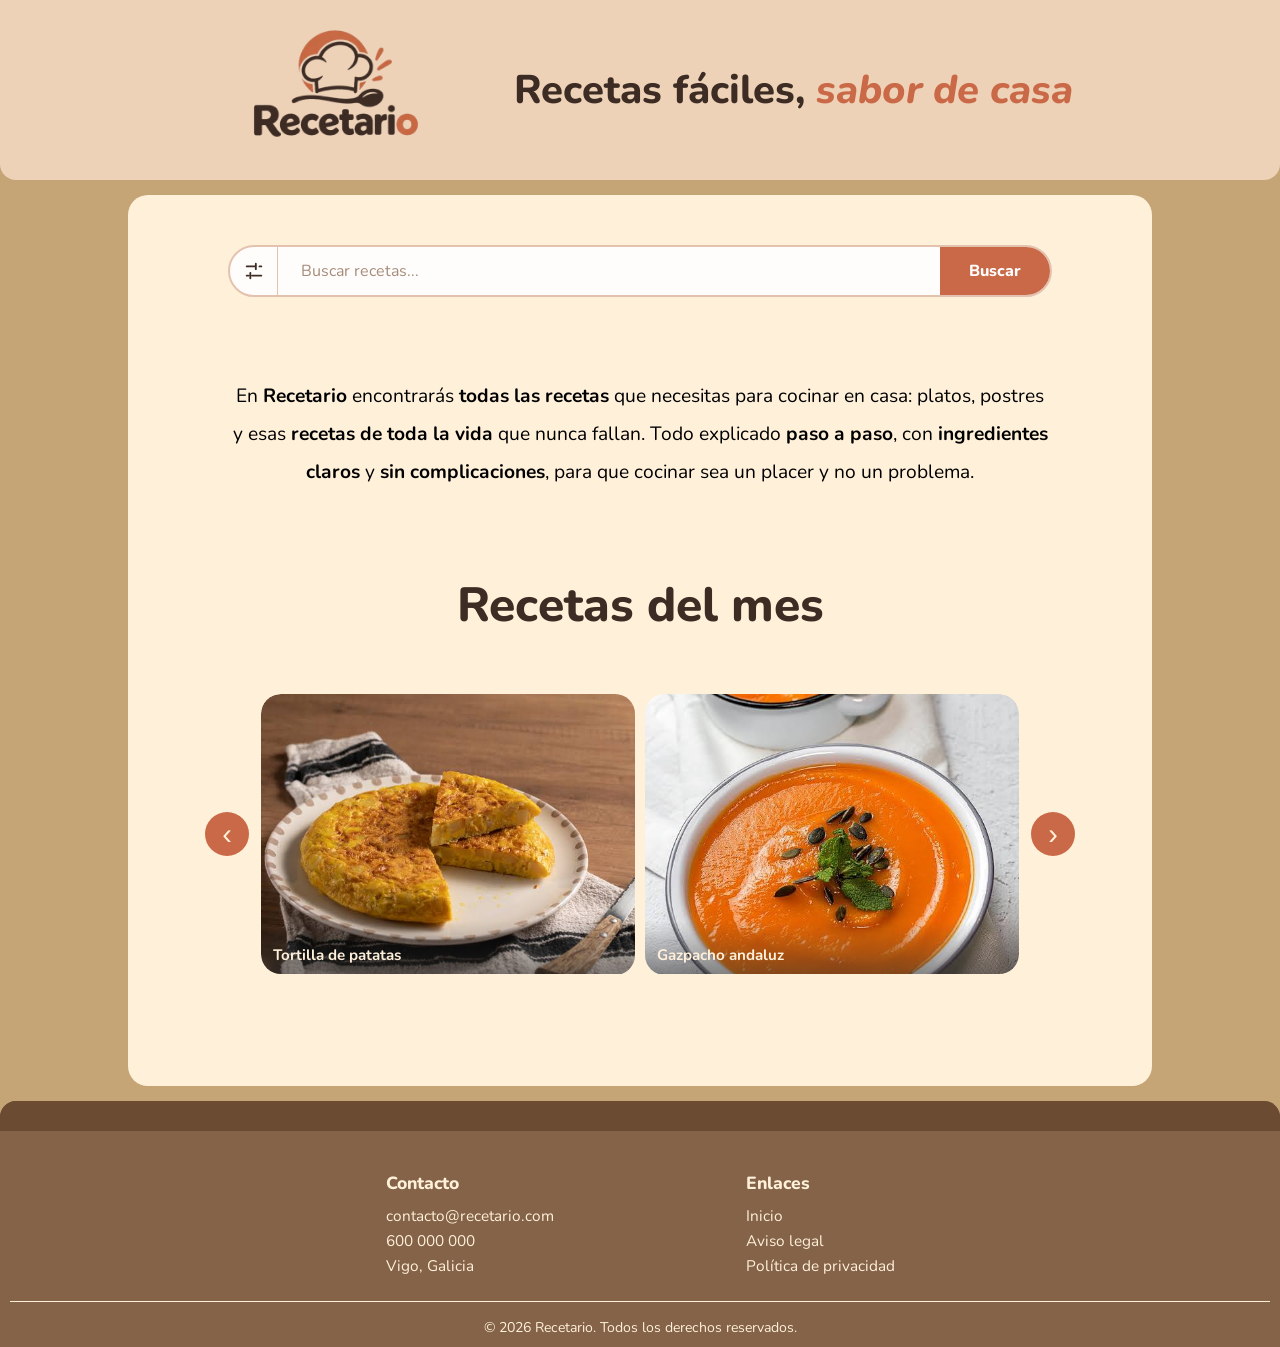
<file: index.html>
<html lang="es">

<head>
    <meta charset="UTF-8" />
    <meta name="viewport" content="width=device-width, initial-scale=1.0" />
    <meta name="description" content="Recetas fáciles paso a paso, con ingredientes, información nutricional, tiempo y dificultad." />
    <link rel="stylesheet" href="styles.css" />
    <link rel="icon" type="image/png" href="Images/Webicon.png" />
    <link rel="preconnect" href="https://fonts.googleapis.com">
    <link href="https://fonts.googleapis.com/css2?family=Nunito:wght@400;600;800&display=swap" rel="stylesheet">
    <link rel="stylesheet" href="Carousel/carousel.css" />
    <link rel="stylesheet" href="Search/search.css" />
    <title>Recetario</title>
</head>

<body>
    <div class="mainContainer">
        <header class="containerItem header">
            <a href="/index.html">
                <img class="headerLogo" src="/Images/Logo.png" alt="Recetario, ir a la página principal">
            </a>
            <div class="headerText">
                <h1>Recetas fáciles, <span>sabor de casa</span></h1>
            </div>
        </header>
        <main class="containerItem main">
            <search class="searchBar">
                <form>
                    <input type="search" name="q" placeholder="Buscar recetas..." aria-label="Buscar recetas">
                    <button type="submit">Buscar</button>
                </form>
            </search>

            <p class="mainText textoLargo">
                En <strong>Recetario</strong> encontrarás <strong>todas las recetas</strong>
                que necesitas para cocinar en casa: platos, postres y esas
                <strong>recetas de toda la vida</strong> que nunca fallan. Todo explicado
                <strong>paso a paso</strong>, con <strong>ingredientes claros</strong> y
                <strong>sin complicaciones</strong>, para que cocinar sea un placer y no un problema.
            </p>

            <p class="mainText textoCorto">
                En <strong>Recetario</strong> encontrarás <strong>todas las recetas</strong>
                para cocinar en casa: platos, postres y esas recetas de toda la vida, <strong>paso a paso</strong>
                y sin complicaciones para hacer en <strong>casa</strong>.
            </p>

            <h1 class="mainH1">Recetas del mes</h1>

            <section class="carousel" aria-label="Recetas del mes">
                <button class="carouselBtn prev" aria-label="Anterior">&#8249;</button>
                <div class="carouselViewport">
                    <div class="carouselTrack"></div>
                </div>
                <button class="carouselBtn next" aria-label="Siguiente">&#8250;</button>
            </section>

        </main>
        <footer class="containerItem footer">
            <div class="footerSeparator"></div>
            <div class="footerContent">
                <div class="footerCol">
                    <h3>Contacto</h3>
                    <address>
                        <p><a href="">contacto@recetario.com</a></p>
                        <p><a href="">600 000 000</a></p>
                        <p><a href="">Vigo, Galicia</a></p>
                    </address>
                </div>

                <div class="footerCol">
                    <h3>Enlaces</h3>
                    <ul>
                        <li><a href="index.html">Inicio</a></li>
                        <li><a href="#">Aviso legal</a></li>
                        <li><a href="#">Política de privacidad</a></li>
                    </ul>
                </div>

            </div>

            <p class="copyright">© 2026 Recetario. Todos los derechos reservados.</p>
        </footer>
    </div>
    <script src="Search/js/search.js" defer></script>
    <script src="Carousel/js/carousel.js" defer></script>
</body>

</html>
</file>
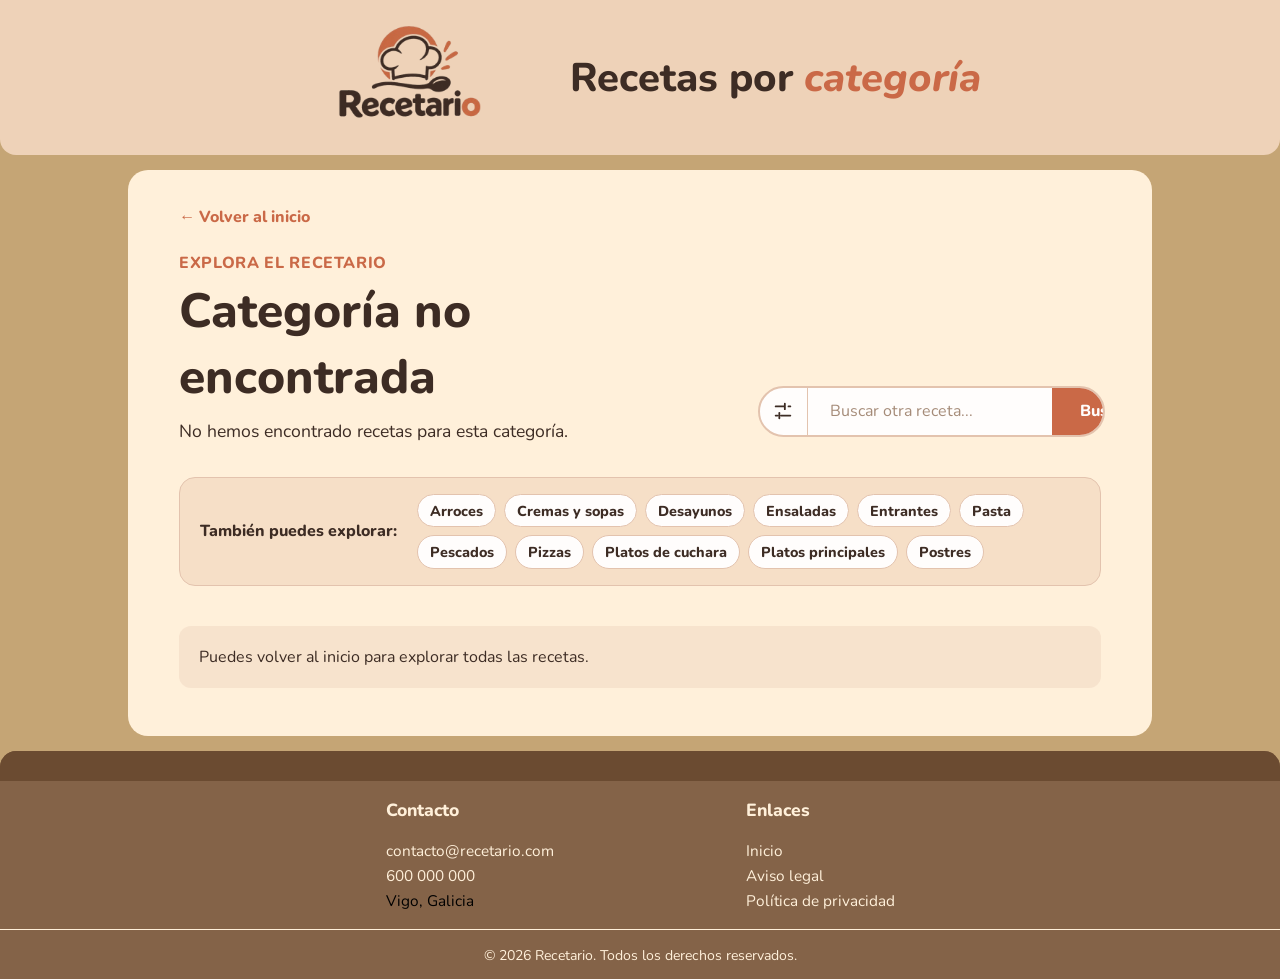
<file: Categoria/categoria.html>
<!doctype html>
<html lang="es">

<head>
  <meta charset="UTF-8" />
  <meta name="viewport" content="width=device-width, initial-scale=1.0" />
  <meta name="description" content="Recetas fáciles paso a paso, con ingredientes, información nutricional, tiempo y dificultad." />
  <link rel="stylesheet" href="/styles.css" />
  <link rel="stylesheet" href="/Search/search.css" />
  <link rel="stylesheet" href="categoria.css" />
  <link rel="icon" type="image/png" href="/Images/Webicon.png" />
  <link rel="preconnect" href="https://fonts.googleapis.com" />
  <link href="https://fonts.googleapis.com/css2?family=Nunito:wght@400;600;800&display=swap" rel="stylesheet" />
  <title>Recetas por categoría | Recetario</title>
</head>

<body>
  <div class="mainContainer">
    <header class="containerItem header categoryHeader">
      <a href="/index.html">
        <img class="headerLogo" src="/Images/Logo.png" alt="Recetario, ir a la página principal" />
      </a>
      <div class="headerText">
        <h1>Recetas por <span>categoría</span></h1>
      </div>
    </header>

    <main class="containerItem main categoryMain">
      <a class="backHome" href="/index.html">← Volver al inicio</a>
      <div class="categoryIntro">
        <div>
          <p class="categoryEyebrow">Explora el recetario</p>
          <h1 id="categoryTitle">Recetas</h1>
          <p id="categoryDescription" class="categoryDescription"></p>
        </div>
        <search class="searchBar categorySearch">
          <form>
            <input type="search" name="q" placeholder="Buscar otra receta..." aria-label="Buscar recetas" />
            <button type="submit">Buscar</button>
          </form>
        </search>
      </div>

      <nav class="categoryNavigator" aria-label="Otras categorías">
        <p>También puedes explorar:</p>
        <div id="categoryLinks" class="categoryLinks"></div>
      </nav>

      <section aria-labelledby="categoryTitle">
        <div id="categoryGrid" class="categoryGrid"></div>
      </section>

      <section id="alternativesSection" class="alternativesSection" hidden aria-labelledby="alternativesTitle">
        <p id="categoryNotice" class="categoryNotice"></p>
        <h2 id="alternativesTitle">Otras recetas que te pueden gustar</h2>
        <div id="alternativesGrid" class="categoryGrid"></div>
      </section>
    </main>

    <footer class="containerItem footer">
      <div class="footerSeparator"></div>
      <div class="footerContent">
        <div class="footerCol">
          <h3>Contacto</h3>
          <address>
            <p><a href="mailto:contacto@recetario.com">contacto@recetario.com</a></p>
            <p><a href="tel:600000000">600 000 000</a></p>
            <p>Vigo, Galicia</p>
          </address>
        </div>
        <div class="footerCol">
          <h3>Enlaces</h3>
          <ul>
            <li><a href="/index.html">Inicio</a></li>
            <li><a href="#">Aviso legal</a></li>
            <li><a href="#">Política de privacidad</a></li>
          </ul>
        </div>
      </div>
      <p class="copyright">© 2026 Recetario. Todos los derechos reservados.</p>
    </footer>
  </div>

  <script src="js/categoria.js" defer></script>
  <script src="/Search/js/search.js" defer></script>
</body>

</html>
</file>
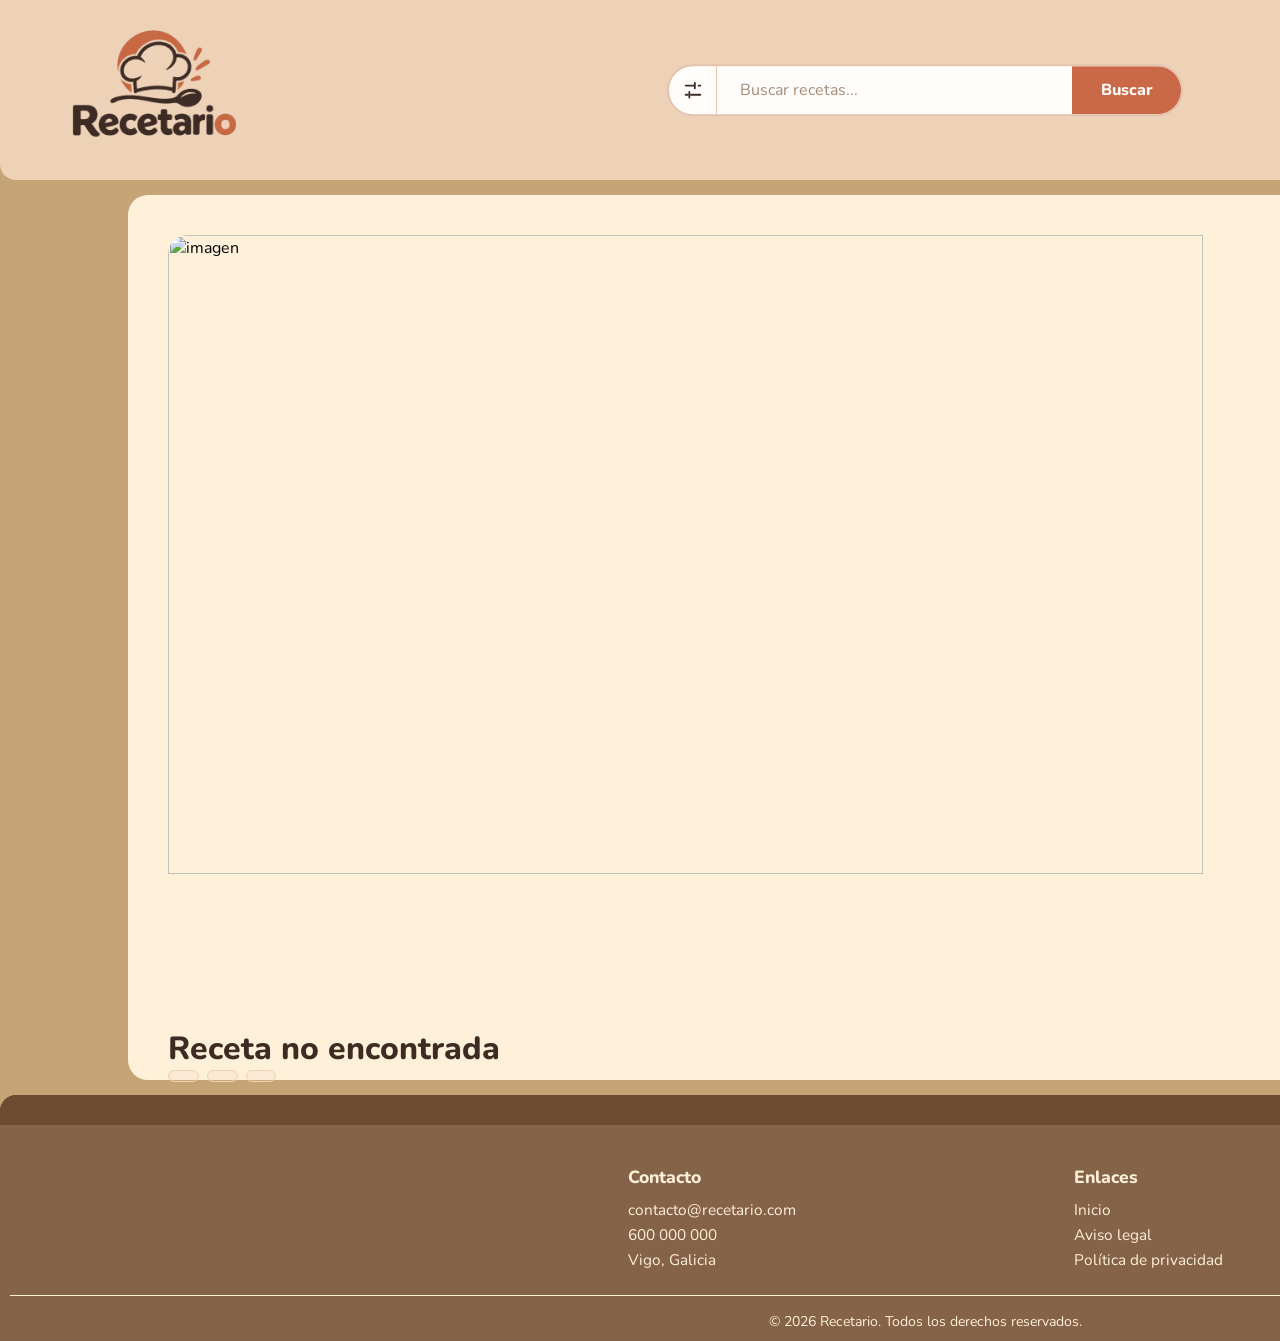
<file: RecetaIndividual/recetaBlog.html>
<html lang="es">

<head>
  <meta charset="UTF-8" />
  <meta name="viewport" content="width=device-width, initial-scale=1.0" />
  <meta name="description" content="Recetas fáciles paso a paso, con ingredientes, información nutricional, tiempo y dificultad." />
  <link rel="stylesheet" href="/styles.css" />
  <link rel="icon" type="image/png" href="/Images/Webicon.png" />
  <link rel="stylesheet" href="/Search/search.css" />
  <link rel="preconnect" href="https://fonts.googleapis.com">
  <link href="https://fonts.googleapis.com/css2?family=Nunito:wght@400;600;800&display=swap" rel="stylesheet">


  <link rel="stylesheet" href="recetaBlogStyle.css" />

  <title>Document</title>
</head>

<body>
  <div class="mainContainer">
    <header class="containerItem header">
      <a href="/index.html">
        <img class="headerLogo" src="/Images/Logo.png" alt="Recetario, ir a la página principal">
      </a>
      <search class="searchBar">
        <form>
          <input type="search" name="q" placeholder="Buscar recetas..." aria-label="Buscar recetas">
          <button type="submit">Buscar</button>
        </form>
      </search>
      <button class="menuBtn" type="button" aria-label="Abrir menú" aria-expanded="false" aria-controls="aside">
        <svg viewBox="0 0 24 24" width="26" height="26" aria-hidden="true">
          <path d="M3 6h18M3 12h18M3 18h18" stroke="currentColor" stroke-width="2.5" stroke-linecap="round"
            fill="none" />
        </svg>
      </button>
    </header>
    <main class="containerItem main">
      <img id="imagen" class="headImg" alt="imagen">
      <h1 id="titulo" class="titulo"></h1>
      <ul class="meta" id="meta">
        <li><span id="categoria"></span></li>
        <li><span id="tiempo"></span></li>
        <li> <span id="dificultad"></span></li>
      </ul>
      <p id="descripcion" class="descripcion"></p>
      <div class="recipeDetails">
        <section class="ingredientsBlock" aria-labelledby="ingredientesTitle">
          <h2 class="ingredientesTitle" id="ingredientesTitle"></h2>
          <ul class="ingredientes" id="ingredientes"></ul>
        </section>

        <section class="nutritionBlock" aria-labelledby="nutritionTitle">
          <h2 class="nutritionTitle" id="nutritionTitle">Información nutricional</h2>
          <table class="nutritionTable">
            <thead>
              <tr>
                <th scope="col">Nutriente</th>
                <th scope="col">Por ración</th>
              </tr>
            </thead>
            <tbody id="nutrition"></tbody>
          </table>
        </section>
      </div>
      <h2 class="prepTitle">Preparación</h2>
      <ol class="pasos" id="pasos"></ol>
    </main>
    <aside class="containerItem aside" id="aside">
      <button class="asideClose" type="button" aria-label="Cerrar menú">✕</button>
      <div class="asideContainer">
        <h2 id="relacionadasTitle"></h2>
        <div id="relacionadas" class="cards"></div>
        <h2 class="recientes">Recientes</h2>
        <div id="recientes" class="cards compact"></div>
      </div>
    </aside>
    <footer class="containerItem footer">
      <div class="footerSeparator"></div>
      <div class="footerContent">
        <div class="footerCol">
          <h3>Contacto</h3>
          <address>
            <p><a href="">contacto@recetario.com</a></p>
            <p><a href="">600 000 000</a></p>
            <p><a href="">Vigo, Galicia</a></p>
          </address>
        </div>

        <div class="footerCol">
          <h3>Enlaces</h3>
          <ul>
            <li><a href="/index.html">Inicio</a></li>
            <li><a href="#">Aviso legal</a></li>
            <li><a href="#">Política de privacidad</a></li>
          </ul>
        </div>

      </div>

      <p class="copyright">© 2026 Recetario. Todos los derechos reservados.</p>
    </footer>
  </div>
  <script src="js/receta.js" defer></script>
  <script src="/Search/js/search.js" defer></script>
  <script src="js/menu.js" defer></script>
</body>

</html>
</file>
<file: styles.css>
:root {
  --bg: #c5a575;
  --header: #eed2b8;
  --headerText: #3d2c24;
  --headerTextSpan: #ca6947;
  --main: #fff0da;
  --aside: #e5cba4;
  --search: #fffdfc;
  --searchBorder: #e3c3ae;
  --serchHover: #a8552f;
  --searchPlaceholder: #a58b78;
  --footer: #846348;
  --footerSep: #6b4b31;
  --shadowOrange: rgba(201, 111, 69, 0.50);
  --shadowBlack: rgba(46, 46, 46, 0.55);
}

/* ---------------------------------------------BODY------------------------------------------------ */

body {
  background: var(--bg);
  margin: 0;
  font-family: 'Nunito', sans-serif;
}

/* ---------------------------------------------MAINCONTAINER------------------------------------------------ */

.mainContainer {
  min-height: 100vh;
  width: 100%;
  display: grid;
  grid-template-columns: minmax(0, 1fr);
  grid-template-rows: auto 1fr auto;
  gap: 15px;
  grid-template-areas:
    "header"
    "main"
    "footer";
}

/* ---------------------------------------------GENERALES------------------------------------------------ */

/*------------H------------*/
h1,
h2,
h3,
h4,
h5 {
  font-family: "Nunito", sans-serif;
  font-weight: 800;
  color: var(--headerText);
}

/* ---------------------------------------------HEADER------------------------------------------------ */

.header {
  grid-area: header;
  display: flex;
  flex-direction: row;
  align-items: center;
  justify-content: center;
  gap: 50px;
  max-height: 180px;
  background: var(--header);
  border-radius: 0px 0px 16px 16px;
}

/*------------LOGO------------*/

.headerLogo {
  height: 95%;
  width: auto;
}

.header>a {
  height: 100%;
}

/*------------TITLE------------*/

.headerText h1 {
  font-family: "Nunito", sans-serif;
  font-weight: 800;
  font-size: 2.5rem;
  color: var(--headerText);
}

.headerText h1 span {
  color: var(--headerTextSpan);
  font-weight: 800;
  font-style: italic;
}

/*-----------------------------------------------MAIN-------------------------------------------------*/

.main {
  grid-area: main;
  background: var(--main);
  margin: 0 10vw;
  border-radius: 20px;
}

/*------------SEARCHBAR------------*/

.searchBar form {
  display: flex;
  width: min(80%, 1500px);
  margin: 50 auto;
  background: var(--search);
  border: 2px solid var(--searchBorder);
  border-radius: 999px;
  overflow: hidden;
  transition:
    border-color 0.4s,
    box-shadow 0.4s;
}

.searchBar input::-webkit-search-cancel-button {
  -webkit-appearance: none;
  appearance: none;
}

.searchBar form:focus-within {
  border-color: var(--headerTextSpan);
  box-shadow: 0 0 0 4px var(--shadowOrange);
}

.searchBar input {
  flex: 1;
  padding: 0.8rem 1.4rem;
  border: none;
  outline: none;
  background: transparent;
  font-family: "Nunito", sans-serif;
  font-size: 1rem;
}

.searchBar input::placeholder {
  color: var(--searchPlaceholder);
}

.searchBar button {
  padding: 0 1.8rem;
  border: none;
  background: var(--headerTextSpan);
  color: var(--search);
  font-family: "Nunito", sans-serif;
  font-weight: 800;
  font-size: 1rem;
  cursor: pointer;
  transition: background 0.4s;
}

.searchBar button:hover {
  background: var(--serchHover);
}

/*------------MAINTEXT------------*/

.mainText {
  width: min(80%, 900px);
  margin: 80 auto;
  text-align: center;
  line-height: 2;
  font-size: 1.2rem;
}

.textoCorto {
  display: none;
}

/*------------MAINH1------------*/

.mainH1 {
  font-size: 3rem;
  text-align: center;
}

/* ---------------------------------------------FOOTER------------------------------------------------ */

.footer {
  grid-area: footer;
  background: var(--footer);
  border-radius: 16px 16px 0px 0px;
}

.footerSeparator {
  width: 100%;
  height: 30px;
  background: var(--footerSep);
  border-radius: 16px 16px 0px 0px;
}

.footerContent {
  margin: 0 auto;
  display: flex;
  justify-content: center;
  gap: 15%;
}

.footerCol h3 {
  margin: 40 0 0.6rem;
  font-size: 1.1rem;
  color: var(--main);
}

/*------------FOOTERLI------------*/

.footerCol p,
.footerCol li {
  margin: 0.25rem 0;
  font-size: 0.96rem;
}

.footerCol li:last-child {
  margin-bottom: 15;
}

.footerCol ul {
  margin: 0;
  padding: 0;
  list-style: none;
}

.footerCol address {
  font-style: normal;
}

/*------------FOOTER A------------*/

.footer a {
  color: var(--main);
  text-decoration: none;
}

.footer a:hover {
  color: var(--bg);
  text-decoration: underline;
}

/*------------COPYRIGHT------------*/

.copyright {
  margin: 10;
  padding-top: 1rem;
  border-top: 1px solid var(--main);
  text-align: center;
  font-size: 0.88rem;
  color: var(--main);
}

/* ---------------------------------------------MEDIA QUERIES------------------------------------------------ */

/*------------TABLETS------------*/
@media only screen and (min-width: 768px) and (max-width: 1080px) {
  .mainContainer {
    gap: 10px;
    column-gap: 0;
  }

  .header {
    gap: 25px;
    max-height: 145px;
  }

  .headerLogo {
    height: 88%;
  }

  .headerText h1 {
    font-size: 2rem;
  }

  .main {
    margin: 0 5vw;
    border-radius: 16px;
  }

  .searchBar form {
    width: 85%;
    margin: 35px auto;
  }

  .searchBar button {
    display: none;
  }

  .mainText {
    width: 84%;
    margin: 55px auto;
    line-height: 1.8;
    font-size: 1rem;
  }

  .mainH1 {
    font-size: 2.5rem;
  }

  .carousel {
    width: 92%;
    margin: 2.5rem auto 5rem;
  }

  .carouselBtn {
    display: none;
  }

  .footerContent {
    gap: 12%;
  }

  .footerCol h3 {
    margin-top: 30px;
    font-size: 1rem;
  }

  .footerCol p,
  .footerCol li {
    font-size: 0.85rem;
  }
}

/*------------MOVILES------------*/
@media only screen and (max-width: 768px) {
  .mainContainer {
    min-height: 100vh;
    min-height: 100dvh;
    grid-template-rows: auto auto 1fr;
    ;
  }

  .header {
    gap: 0px;
    max-height: 130px;
  }

  .headerLogo {
    height: 88%;
    margin-top: 5px;
  }

  .main {
    margin: 0 4vw;
  }

  .searchBar form {
    margin: 30px auto;
    height: 40px;
  }

  .searchBar button {
    display: none;
  }

  .mainText {
    width: min(80%, 900px);
    margin: auto;
    text-align: center;
    line-height: 1.8;
    font-size: 0.95rem;
  }

  .textoLargo {
    display: none;
  }

  .textoCorto {
    display: block;
  }

  .mainH1 {
    font-size: 2.2rem;
  }

  .headerText h1 {
    font-size: 1.35rem;
  }

  .footer {
    justify-content: flex-start;
    height: auto;
    max-height: none;
    display: flex;
    flex-direction: column
  }

  .footerSeparator {
    height: 20px;
  }

  .footerContent {
    gap: 10%;
  }

  .footerCol {
    flex: 0 0 auto;
  }

  .footerCol h3 {
    margin: 8 0 0.3rem;
    font-size: 1rem;
    color: var(--main);
  }

  .footerCol p,
  .footerCol li {
    margin: 0.2rem 0;
    font-size: 0.8rem;
  }

  .footerCol li:last-child {
    margin-bottom: 5;
  }

  .copyright {
    padding-top: 0.5rem;
    font-size: 0.7rem;
    margin-top: auto;
  }
}
</file>
<file: Carousel/carousel.css>
.carousel {
  min-width: 0;
  width: 85%;
  margin: 3.5rem auto 7rem auto;
  display: flex;
  align-items: center;
  justify-content: center;
  gap: 0.75rem;
  --slide-w: 220px;
  --gap: 10px;
}

.carouselViewport {
  flex: none;
  overflow: hidden;
  border-radius: 20px;
  max-width: 100%;
  touch-action: pan-y;
}

.carouselTrack {
  display: flex;
  gap: var(--gap);
  will-change: transform;
}

/*------------SLIDE------------*/
.carouselSlide {
  position: relative;
  flex: 0 0 var(--slide-w);
  aspect-ratio: 4 / 3;
  display: block;
  border-radius: 20px;
  overflow: hidden;
  text-decoration: none;
}

.carouselSlide img {
  display: block;
  width: 100%;
  height: 100%;
  object-fit: cover;
  transition: transform 0.5s;
}

.carouselSlide:hover img {
  transform: scale(1.12);
}

.carouselSlide span {
  position: absolute;
  inset: auto 0 0 0;
  padding: 1.5rem 0.75rem 0.6rem;
  background: linear-gradient(transparent, var(--shadowBlack));
  color: var(--main);
  font-family: 'Nunito', sans-serif;
  font-weight: 700;
  font-size: 0.95rem;
}

/*------------BOTONES------------*/
.carouselBtn {
  flex: none;
  width: 44px;
  height: 44px;
  border: none;
  border-radius: 50%;
  background: var(--headerTextSpan);
  color: var(--main);
  ;
  font-size: 1.8rem;
  line-height: 1;
  cursor: pointer;
  transition: background 0.2s, transform 0.2s;
}

.carouselBtn:hover {
  background: var(--headerTextSpan);
  transform: scale(1.1);
}

/* ---------------------------------------------MEDIA QUERIES------------------------------------------------ */

/*------------MOVILES------------*/
@media only screen and (max-width: 768px) {
  .main {
    align-self: start;
  }

  .carousel {
    width: 95%;
    margin: 1.5rem auto 2rem auto;
    --gap: 8px;
  }

  .carouselBtn {
    display: none;
  }

  .carouselSlide span {
    font-size: 0.85rem;
  }
}
</file>
<file: Search/search.css>
.searchBar {
  position: relative;
  z-index: 30;
}

.searchBar.open form,
.searchBar.open form:focus-within {
  border-radius: var(--bar-r) var(--bar-r) 0 0;
  border-color: var(--searchBorder);
  border-bottom-color: transparent;
  box-shadow: none;
}

.searchBar .filterToggle {
  display: flex;
  flex: 0 0 48px;
  align-items: center;
  justify-content: center;
  align-self: stretch;
  width: 48px;
  margin: 0;
  padding: 0;
  border: 0;
  border-right: 1px solid var(--searchBorder);
  border-radius: 0;
  background: transparent;
  color: var(--headerText);
  cursor: pointer;
  transition: background 0.2s, color 0.2s;
}

.filterToggle svg {
  width: 22px;
  height: 22px;
  fill: none;
  stroke: currentColor;
  stroke-linecap: round;
  stroke-width: 2;
}

.searchBar .filterToggle:hover,
.searchBar .filterToggle:focus-visible,
.searchBar .filterToggle.active {
  background: var(--headerTextSpan);
  color: var(--search);
  outline: none;
}

.searchFilters {
  position: absolute;
  z-index: 25;
  display: grid;
  grid-template-columns: repeat(3, minmax(0, 1fr));
  gap: 0.75rem;
  width: min(80%, 1500px);
  box-sizing: border-box;
  max-height: 0;
  margin: 0;
  padding: 0 0.9rem;
  overflow: hidden;
  background: var(--search);
  border: 2px solid var(--searchBorder);
  border-top: 0;
  border-radius: 0 0 20px 20px;
  box-shadow: 0 14px 22px -12px var(--shadowBlack);
  opacity: 0;
  transform: translateY(-6px);
  transform-origin: top;
  transition: max-height 0.28s ease, padding 0.28s ease, opacity 0.2s ease,
    transform 0.28s ease;
}

.searchFilters[hidden] {
  display: none;
}

.searchFilters.expanded {
  max-height: 180px;
  padding: 0.9rem;
  opacity: 1;
  transform: translateY(0);
}

.searchBar.filterOpen form,
.searchBar.filterOpen form:focus-within {
  border-radius: 20px 20px 0 0;
  border-color: var(--searchBorder);
  border-bottom-color: transparent;
  box-shadow: none;
}

.searchBar.filterOpen .filterToggle {
  background: rgb(from var(--searchBorder) r g b / 25%);
  color: var(--headerTextSpan);
}

.searchFilters label {
  display: grid;
  gap: 0.3rem;
  min-width: 0;
  color: var(--headerText);
  font-family: 'Nunito', sans-serif;
  font-size: 0.8rem;
  font-weight: 800;
}

.searchFilters select {
  min-width: 0;
  padding: 0.55rem 0.65rem;
  border: 1px solid var(--searchBorder);
  border-radius: 9px;
  background: var(--search);
  color: var(--headerText);
  font: inherit;
}

/*------------RECOMENDACIONES------------*/

.searchSuggestions {
  position: absolute;
  margin: 0;
  padding: 0 0.4rem 0.5rem;
  list-style: none;
  background: var(--search);
  border: 2px solid var(--searchBorder);
  border-top: none;
  border-radius: 0 0 var(--bar-r, 24px) var(--bar-r, 24px);
  box-shadow: 0 14px 18px -10px var(--shadow);
  font-family: 'Nunito', sans-serif;
  box-sizing: border-box;
}

.searchSuggestions[hidden] {
  display: none;
}

.searchSuggestions a {
  display: flex;
  align-items: center;
  gap: 0.75rem;
  padding: 0.5rem 0.6rem;
  border-radius: 12px;
  color: var(--headerText);
  text-decoration: none;
}

.searchSuggestions li.active a,
.searchSuggestions a:hover {
  background: var(--main);
}

.searchSuggestions img {
  flex: none;
  width: 48px;
  height: 48px;
  object-fit: cover;
  border-radius: 8px;
}

.suggestTitle {
  display: block;
  font-weight: 700;
}

.suggestCat {
  display: block;
  font-size: 0.8rem;
  opacity: 0.7;
}

.searchSuggestions .noResults {
  padding: 0.75rem 1rem;
  color: var(--headerText);
}

.categorySearch .searchFilters {
  width: 100%;
}

@media only screen and (max-width: 768px) {
  .searchFilters {
    grid-template-columns: 1fr;
    gap: 0.55rem;
    padding: 0.75rem;
  }

  .searchFilters {
    width: 85%;
  }

  .searchBar .filterToggle {
    display: flex;
  }
}
</file>
<file: Categoria/categoria.css>
.categoryHeader {
  height: 155px;
  min-height: 0;
}

.categoryMain {
  box-sizing: border-box;
  width: 80%;
  margin: 0 auto;
  padding: 2.25rem clamp(1.5rem, 4vw, 4rem) 3rem;
}

.backHome {
  display: inline-block;
  margin-bottom: 1.5rem;
  color: var(--headerTextSpan);
  font-weight: 800;
  text-decoration: none;
}

.backHome:hover,
.backHome:focus-visible {
  color: var(--serchHover);
  text-decoration: underline;
}

.categoryEyebrow {
  margin: 0;
  color: var(--headerTextSpan);
  font-weight: 800;
  letter-spacing: 0.04em;
  text-transform: uppercase;
}

.categoryIntro {
  display: grid;
  grid-template-columns: minmax(0, 1fr) minmax(280px, 0.65fr);
  gap: clamp(1.5rem, 4vw, 4rem);
  align-items: end;
}

.categoryMain h1 {
  margin: 0.25rem 0 0.5rem;
  font-size: clamp(2rem, 4vw, 3rem);
}

.categoryDescription {
  max-width: 58ch;
  margin: 0;
  color: var(--headerText);
  font-size: 1.1rem;
  line-height: 1.55;
}

.categorySearch {
  min-width: 0;
  padding-bottom: 0.5rem;
}

.categorySearch form {
  width: 100%;
  margin: 0;
}

.categoryNavigator {
  display: flex;
  flex-wrap: wrap;
  gap: 0.75rem 1.25rem;
  align-items: center;
  margin: 2rem 0 2.5rem;
  padding: 1rem 1.25rem;
  background: rgb(from var(--header) r g b / 55%);
  border: 1px solid var(--searchBorder);
  border-radius: 16px;
}

.categoryNavigator p {
  margin: 0;
  color: var(--headerText);
  font-weight: 800;
}

.categoryLinks {
  display: flex;
  flex: 1;
  flex-wrap: wrap;
  gap: 0.5rem;
}

.categoryLinks a {
  padding: 0.35rem 0.75rem;
  border: 1px solid var(--searchBorder);
  border-radius: 999px;
  background: var(--search);
  color: var(--headerText);
  font-size: 0.9rem;
  font-weight: 800;
  text-decoration: none;
  transition: background 0.2s, color 0.2s, transform 0.2s;
}

.categoryLinks a:hover,
.categoryLinks a:focus-visible,
.categoryLinks a[aria-current="page"] {
  background: var(--headerTextSpan);
  color: var(--search);
  outline: none;
  transform: translateY(-1px);
}

.categoryGrid {
  display: grid;
  grid-template-columns: repeat(auto-fit, minmax(min(100%, 230px), 1fr));
  gap: clamp(1rem, 2vw, 1.5rem);
}

.categoryGrid.singleRecipe {
  grid-template-columns: repeat(3, minmax(0, 1fr));
  justify-content: start;
}

.categoryGrid.singleRecipe .categoryCard {
  width: 100%;
  max-width: none;
}

.categoryCard {
  display: flex;
  min-width: 0;
  flex-direction: column;
  overflow: hidden;
  background: var(--search);
  border: 1px solid var(--searchBorder);
  border-radius: 16px;
  box-shadow: 0 8px 18px -14px var(--shadowBlack);
  color: var(--headerText);
  text-decoration: none;
  transition: transform 0.2s, box-shadow 0.2s;
}

.categoryCard:hover,
.categoryCard:focus-visible {
  box-shadow: 0 14px 24px -14px var(--shadowBlack);
  outline: 3px solid var(--headerTextSpan);
  outline-offset: 3px;
  transform: translateY(-4px);
}

.categoryCard img {
  display: block;
  width: 100%;
  aspect-ratio: 16 / 10;
  object-fit: cover;
}

.categoryCardBody {
  display: flex;
  min-width: 0;
  flex: 1;
  flex-direction: column;
  padding: 1rem;
}

.categoryCard h2 {
  margin: 0;
  font-size: 1.2rem;
}

.categoryCardMeta {
  margin: 0.55rem 0 0;
  color: var(--headerTextSpan);
  font-size: 0.9rem;
  font-weight: 800;
}

.categoryCardDescription {
  display: -webkit-box;
  margin: 0.65rem 0 0;
  overflow: hidden;
  color: var(--headerText);
  font-size: 0.92rem;
  line-height: 1.45;
  -webkit-box-orient: vertical;
  -webkit-line-clamp: 3;
}

.alternativesSection {
  margin-top: 3.5rem;
  padding-top: 2.5rem;
  border-top: 2px solid var(--searchBorder);
}

.alternativesSection h2 {
  margin: 0 0 1.25rem;
  font-size: clamp(1.5rem, 3vw, 2rem);
}

.categoryNotice {
  margin: 0 0 0.75rem;
  color: var(--footer);
  font-size: 1rem;
  font-style: italic;
}

.emptyCategory {
  margin: 0;
  padding: 1.25rem;
  background: rgb(from var(--searchBorder) r g b / 30%);
  border-radius: 12px;
  color: var(--headerText);
}

@media only screen and (min-width: 768px) and (max-width: 1080px) {
  .categoryHeader {
    min-height: 125px;
  }

  .categoryMain {
    width: 90%;
    padding: 2rem 2rem 3rem;
  }

  .categoryDescription {
    font-size: 1rem;
  }

  .categoryGrid.singleRecipe {
    grid-template-columns: repeat(2, minmax(0, 1fr));
  }
}

@media only screen and (max-width: 768px) {
  .categoryHeader {
    height: 118px;
    min-height: 0;
    gap: 0;
  }

  .categoryHeader .headerLogo {
    height: 88%;
    margin-top: 5px;
  }

  .categoryHeader .headerText h1 {
    font-size: 1.35rem;
  }

  .categoryMain {
    width: auto;
    margin: 0 4vw;
    padding: 1.5rem 1.25rem 2.5rem;
  }

  .categoryIntro {
    display: block;
  }

  .categorySearch {
    margin-top: 1.5rem;
    padding: 0;
  }

  .categoryNavigator {
    display: block;
    margin: 1.5rem 0 2rem;
    padding: 1rem;
  }

  .categoryLinks {
    margin-top: 0.75rem;
  }

  .backHome {
    margin-bottom: 1.25rem;
  }

  .categoryDescription {
    margin-bottom: 1.75rem;
    font-size: 0.95rem;
  }

  .categoryGrid {
    grid-template-columns: 1fr;
  }

  .categoryGrid.singleRecipe {
    grid-template-columns: 1fr;
  }

  .categoryCard {
    flex-direction: row;
  }

  .categoryCard img {
    width: 42%;
    aspect-ratio: auto;
  }

  .categoryCardBody {
    padding: 0.85rem;
  }

  .categoryCard h2 {
    font-size: 1rem;
  }

  .categoryCardMeta,
  .categoryCardDescription {
    font-size: 0.82rem;
  }

  .alternativesSection {
    margin-top: 2.5rem;
    padding-top: 1.75rem;
  }
}
</file>
<file: RecetaIndividual/recetaBlogStyle.css>
body {
  margin: 0;
  font-family: 'Nunito', sans-serif;
}

/* ---------------------------------------------MAINCONTAINER------------------------------------------------ */

.mainContainer {
  min-height: 100vh;
  width: 100%;
  display: grid;
  grid-template-columns: 5fr 2fr;
  grid-template-rows: auto 1fr auto;
  gap: 15px;
  column-gap: 0;
  grid-template-areas:
    "header header"
    "main aside"
    "footer footer";
}

/* ---------------------------------------------HEADER------------------------------------------------ */

.header {
  position: relative;
  justify-content: flex-start;
  padding-left: 2vw;
}

/*------------SERCHBAR------------*/

.header .searchBar {
  position: absolute;
  top: 50%;
  left: 50%;
  transform: translate(-50%, -50%);
  width: min(1500px, 50vw);
  max-width: none;
  flex: none;
}

/* ---------------------------------------------MAIN------------------------------------------------ */

.main {
  border-radius: 20px 0px 0px 20px;
  margin: 0 0 0 10vw;
}

/*------------MAINIMAGE------------*/

.headImg {
  margin: 40px;
  border-radius: 20px;
  width: 85%;
  aspect-ratio: 21/9;
  object-fit: cover;
}

/*------------TITULO------------*/

.titulo {
  margin: 0px 10px 0px 40px;
  width: 90%;
}

/*------------DATOS------------*/

.meta {
  display: flex;
  flex-wrap: wrap;
  gap: 0.5rem;
  margin: 0px 0px 20px 40px;
  padding: 0;
  list-style: none;
}

.meta li {
  display: flex;
  align-items: center;
  padding: 0.3rem 0.9rem;
  background: rgb(from var(--searchBorder) r g b / 15%);
  border: 1px solid var(--header);
  border-radius: 999px;
  font-family: 'Nunito', sans-serif;
  font-weight: 700;
  font-size: 0.9rem;
  color: #3b2a22;
}

.meta li.metaCategory {
  padding: 0;
  overflow: hidden;
}

.metaCategory a {
  display: flex;
  align-items: center;
  padding: 0.3rem 0.9rem;
  border-radius: inherit;
  color: inherit;
  text-decoration: none;
  transition: background 0.2s, color 0.2s;
}

.metaCategory a:hover,
.metaCategory a:focus-visible {
  background: var(--headerTextSpan);
  color: var(--search);
  outline: none;
}

.meta li.metaCategory:has(a:hover),
.meta li.metaCategory:has(a:focus-visible) {
  border-color: var(--headerTextSpan);
}

/*------------INGREDIENTES------------*/

.descripcion,
.ingredientes {
  margin: 10px 30px 10px 40px;
  width: 80%;
  line-height: 1.4;
  font-size: 1.2rem;
}

/* ---------------------------------------------INFONUTRICIONAL------------------------------------------------ */

.recipeDetails {
  display: grid;
  grid-template-columns: minmax(0, 1fr) minmax(260px, 0.55fr);
  gap: 2rem;
  align-items: start;
  width: 85%;
  margin: 0 0 0 40px;
}

.ingredientsBlock,
.nutritionBlock {
  min-width: 0;
}

.nutritionBlock {
  width: min(100%, 390px);
  justify-self: end;
}

.ingredientesTitle,
.nutritionTitle {
  margin: 25px 30px 10px 40px;
}

.recipeDetails .ingredientesTitle,
.recipeDetails .nutritionTitle {
  margin-left: 0;
}

.recipeDetails .ingredientes {
  margin-left: 0;
  width: 100%;
}

.nutritionTable {
  width: 100%;
  margin: 10px 0;
  border-collapse: collapse;
  font-size: 1rem;
  color: var(--headerText);
  background: rgb(from var(--search) r g b / 55%);
  border: 1px solid var(--searchBorder);
  border-radius: 12px;
  overflow: hidden;
}

.nutritionTable th,
.nutritionTable td {
  padding: 0.65rem 0.8rem;
  text-align: left;
  border-bottom: 1px solid var(--searchBorder);
}

.nutritionTable th {
  background: rgb(from var(--searchBorder) r g b / 35%);
  font-weight: 800;
}

.nutritionTable td:last-child,
.nutritionTable th:last-child {
  text-align: right;
}

.nutritionTable tr:last-child td {
  border-bottom: none;
}

/*------------PREPARACION------------*/

.prepTitle {
  margin: 25px 30px 10px 40px;
}

.pasos {
  margin: 10px 30px 30px 40px;
  width: 80%;
  line-height: 1.4;
  font-size: 1.2rem;
}

.prepTitle,
.pasos {
  margin-left: 40px;
}

.pasos li {
  margin-bottom: 0.8rem;
}

/* ---------------------------------------------ASIDE------------------------------------------------ */

.aside {
  grid-area: aside;
  background: linear-gradient(to right, var(--main), var(--aside) 40%);
  border-radius: 0px 20px 20px 0px;
  margin: 0 10vw 0 0;
}

.menuBtn,
.asideClose {
  display: none;
}

/*------------CONTAINER------------*/

.asideContainer {
  margin-left: 40px;
  margin-top: 35px;
}

/*------------TITULOS------------*/

.aside h2 {
  border-left: 4px solid var(--headerTextSpan);
  padding-left: 0.6rem;
}

/*------------IMAGENESMASPLATOS------------*/

.cards {
  display: flex;
  flex-direction: column;
  gap: 0.75rem;
  margin-right: 40px;
  margin-bottom: 1.5rem;
}

.miniCard {
  position: relative;
  display: block;
  aspect-ratio: 16 / 9;
  border-radius: 12px;
  overflow: hidden;
  text-decoration: none;
}

.miniCard img {
  display: block;
  width: 100%;
  height: 100%;
  object-fit: cover;
  transition: transform 0.5s;
}

.miniCard:hover img {
  transform: scale(1.1);
}

.miniCard span {
  position: absolute;
  inset: auto 0 0 0;
  padding: 1.2rem 0.75rem 0.5rem;
  background: linear-gradient(transparent, var(--shadowBlack));
  color: var(--search);
  font-family: 'Nunito', sans-serif;
  font-weight: 700;
  font-size: 1rem;
}

.cardsVacio {
  margin: 0 0 1.5rem;
  color: var(--footer);
  font-style: italic;
}

/*------------RECIENTES------------*/

.recientes {
  margin-top: 40px;
}

/*------------IMAGENESRECIENTES------------*/

.cards.compact .miniCard {
  display: flex;
  align-items: center;
  gap: 0.75rem;
  aspect-ratio: auto;
  overflow: visible;
}

.cards.compact .miniCard img {
  flex: none;
  width: 140px;
  height: 80px;
  border-radius: 10px;
}

.cards.compact .miniCard:hover img {
  transform: none;
}

.cards.compact .miniCard span {
  position: static;
  padding: 0;
  background: none;
  color: var(--headerText);
  font-size: 1rem;
}

.cards.compact .miniCard:hover span {
  text-decoration: underline;
}

/*------------TABLETS------------*/
@media only screen and (min-width: 768px) and (max-width: 1080px) {
  .mainContainer {
    grid-template-columns: 5fr 2fr;
    gap: 10px;
    column-gap: 0;
  }

  .header {
    padding-left: 1.5vw;
  }

  .headerLogo {
    height: 88%;
  }

  .header .searchBar {
    width: 42vw;
  }

  .searchBar button {
    display: none;
  }

  .main {
    margin: 0 0 0 5vw;
    border-radius: 16px 0 0 16px;
  }

  .headImg {
    margin: 25px;
    width: 85%;
    border-radius: 16px;
  }

  .titulo {
    margin-left: 25px;
    font-size: 2rem;
  }

  .meta {
    margin-left: 25px;
    margin-bottom: 15px;
  }

  .meta li {
    padding: 0.25rem 0.7rem;
    font-size: 0.8rem;
  }

  .descripcion,
  .ingredientes,
  .pasos {
    font-size: 1rem;
  }

  .descripcion {
    margin-left: 25px;
    width: 85%;
  }

  .recipeDetails {
    grid-template-columns: minmax(0, 1fr) minmax(190px, 0.45fr);
    gap: 1.25rem;
    width: 85%;
    margin-left: 25px;
  }

  .recipeDetails .ingredientesTitle,
  .recipeDetails .nutritionTitle,
  .prepTitle {
    font-size: 1.35rem;
  }

  .recipeDetails .ingredientesTitle,
  .recipeDetails .nutritionTitle {
    margin-left: 0;
  }

  .recipeDetails .ingredientes {
    margin-left: 0;
  }

  .pasos {
    margin-left: 25px;
  }

  .prepTitle {
    margin-left: 25px;
  }

  .nutritionBlock {
    max-width: 280px;
  }

  .nutritionTable {
    font-size: 0.82rem;
  }

  .nutritionTable th,
  .nutritionTable td {
    padding: 0.5rem 0.55rem;
  }

  .aside {
    margin-right: 5vw;
    border-radius: 0 16px 16px 0;
  }

  .asideContainer {
    margin-left: 25px;
    margin-top: 25px;
  }

  .cards {
    margin-right: 25px;
    gap: 0.55rem;
  }

  .miniCard span,
  .cards.compact .miniCard span {
    font-size: 0.85rem;
  }

  .cards.compact .miniCard img {
    width: 105px;
    height: 60px;
  }
    .recipeDetails {
    grid-template-columns: minmax(0, 1fr) minmax(220px, 0.45fr);
    gap: 1.25rem;
  }

  .nutritionBlock {
    max-width: 310px;
  }

  .nutritionTitle {
    font-size: 1.35rem;
  }

  .nutritionTable {
    font-size: 0.88rem;
  }

  .nutritionTable th,
  .nutritionTable td {
    padding: 0.55rem 0.6rem;
  }
}

@media only screen and (max-width: 768px) {
  html {
    max-width: 100%;
    overflow-x: clip;
  }

  body {
    max-width: 100%;
    overflow-x: clip;
  }

  .mainContainer {
    min-height: 100vh;
    width: 100%;
    max-width: 100%;
    min-width: 0;
    display: grid;
    grid-template-columns: 1fr;
    grid-template-rows: auto 1fr auto;
    gap: 15px;
    grid-template-areas:
      "header"
      "main"
      "footer";
  }

  .header {
    justify-content: space-between;
  }

  .headerLogo {
    margin: 5px 0 0 -7.5px;
  }

  .menuBtn {
    display: flex;
    align-items: center;
    justify-content: center;
    width: 46px;
    height: 46px;
    padding: 0;
    background: var(--search);
    border: 2px solid var(--searchBorder);
    border-radius: 12px;
    color: var(--headerText);
    cursor: pointer;
    margin: 0 25px;
  }

  .main {
    box-sizing: border-box;
    min-width: 0;
    margin: 0 4vw;
    border-radius: 20px;
  }

  .headImg {
    margin: 3.5% 3.5%;
    border-radius: 20px;
    width: 93%;
    aspect-ratio: 18/9;
    object-fit: cover;
  }

  .titulo {
    margin: 0px 10px 0px 3.5%;
    width: auto;
    min-width: 0;
    font-size: 1.75rem;
  }

  .meta {
    gap: 0.5rem;
    margin: 0px 0px 10px 3.5%;
  }

  .meta li {
    font-size: 0.8rem;
  }

  .descripcion {
    margin: 0 3.5%;
    width: auto;
    font-size: 0.9rem;
  }

  .ingredientes {
    margin: 0 3.5%;
    width: auto;
    font-size: 0.9rem;
  }

  .recipeDetails {
    display: block;
    width: auto;
    min-width: 0;
    margin: 0;
  }

  .nutritionBlock {
    width: 100%;
    max-width: none;
    margin-right: 0;
  }

  .ingredientesTitle,
  .nutritionTitle,
  .prepTitle {
    margin: 10px 3.5%;
    font-size: 1.35rem;
  }

  .recipeDetails .ingredientesTitle,
  .recipeDetails .nutritionTitle {
    margin-left: 3.5%;
  }

  .recipeDetails .ingredientes,
  .recipeDetails .nutritionTable {
    margin-right: 3.5%;
    margin-left: 3.5%;
    width: 93%;
  }

  .nutritionTable {
    font-size: 0.9rem;
  }

  .pasos {
    margin: 0 3.5%;
    line-height: 1.3;
    font-size: 0.9rem;
  }

  .pasos li {
    margin-bottom: 0.5rem;
  }

  .footer {
    justify-content: flex-start;
    height: auto;
    max-height: none;
    display: flex;
    flex-direction: column
  }

  .footerSeparator {
    height: 20px;
  }

  .footerContent {
    gap: 10%;
  }

  .footerCol {
    flex: 0 0 auto;
  }

  .footerCol h3 {
    margin: 8 0 0.3rem;
    font-size: 1rem;
    color: var(--main);
  }

  .footerCol p,
  .footerCol li {
    margin: 0.2rem 0;
    font-size: 0.8rem;
  }

  .footerCol li:last-child {
    margin-bottom: 5;
  }

  .copyright {
    padding-top: 0.5rem;
    font-size: 0.7rem;
    margin-top: auto;
  }

  .mainContainer .aside {
    grid-area: auto;
    display: block;
    position: fixed;
    top: 0;
    right: 0;
    z-index: 100;
    box-sizing: border-box;
    width: min(85vw, 340px);
    height: 100dvh;
    margin: 0;
    padding: 1rem;
    overflow-y: auto;
    overscroll-behavior-y: contain;
    background: var(--aside);
    border-radius: 20px 0 0 20px;
    box-shadow: -8px 0 24px var(--shadowBlack);
    transform: translateX(100%);
    /* escondido a la derecha */
    visibility: hidden;
    transition: transform 0.3s ease, visibility 0s linear 0.3s;
  }

  .mainContainer .aside.open {
    transform: translateX(0);
    visibility: visible;
    transition: transform 0.3s ease;
  }

  body.menuOpen {
    overflow: hidden;
  }

  body.menuOpen::before {
    content: "";
    position: fixed;
    inset: 0;
    z-index: 99;
    background: rgba(0, 0, 0, 0.35);
  }

  .asideClose {
    display: flex;
    align-items: center;
    justify-content: center;
    width: 40px;
    height: 40px;
    margin: 0 0 0.5rem auto;
    padding: 0;
    background: var(--search);
    border: 2px solid var(--searchBorder);
    border-radius: 12px;
    color: var(--headerText);
    font-size: 1.2rem;
    cursor: pointer;
  }

  .asideContainer {
    margin: 0;
  }

  .cards {
    margin-right: 0;
  }

  .aside .searchBar form {
    width: 100%;
    margin: 0.5rem 0 1rem;
    height: auto;
  }
}
</file>
